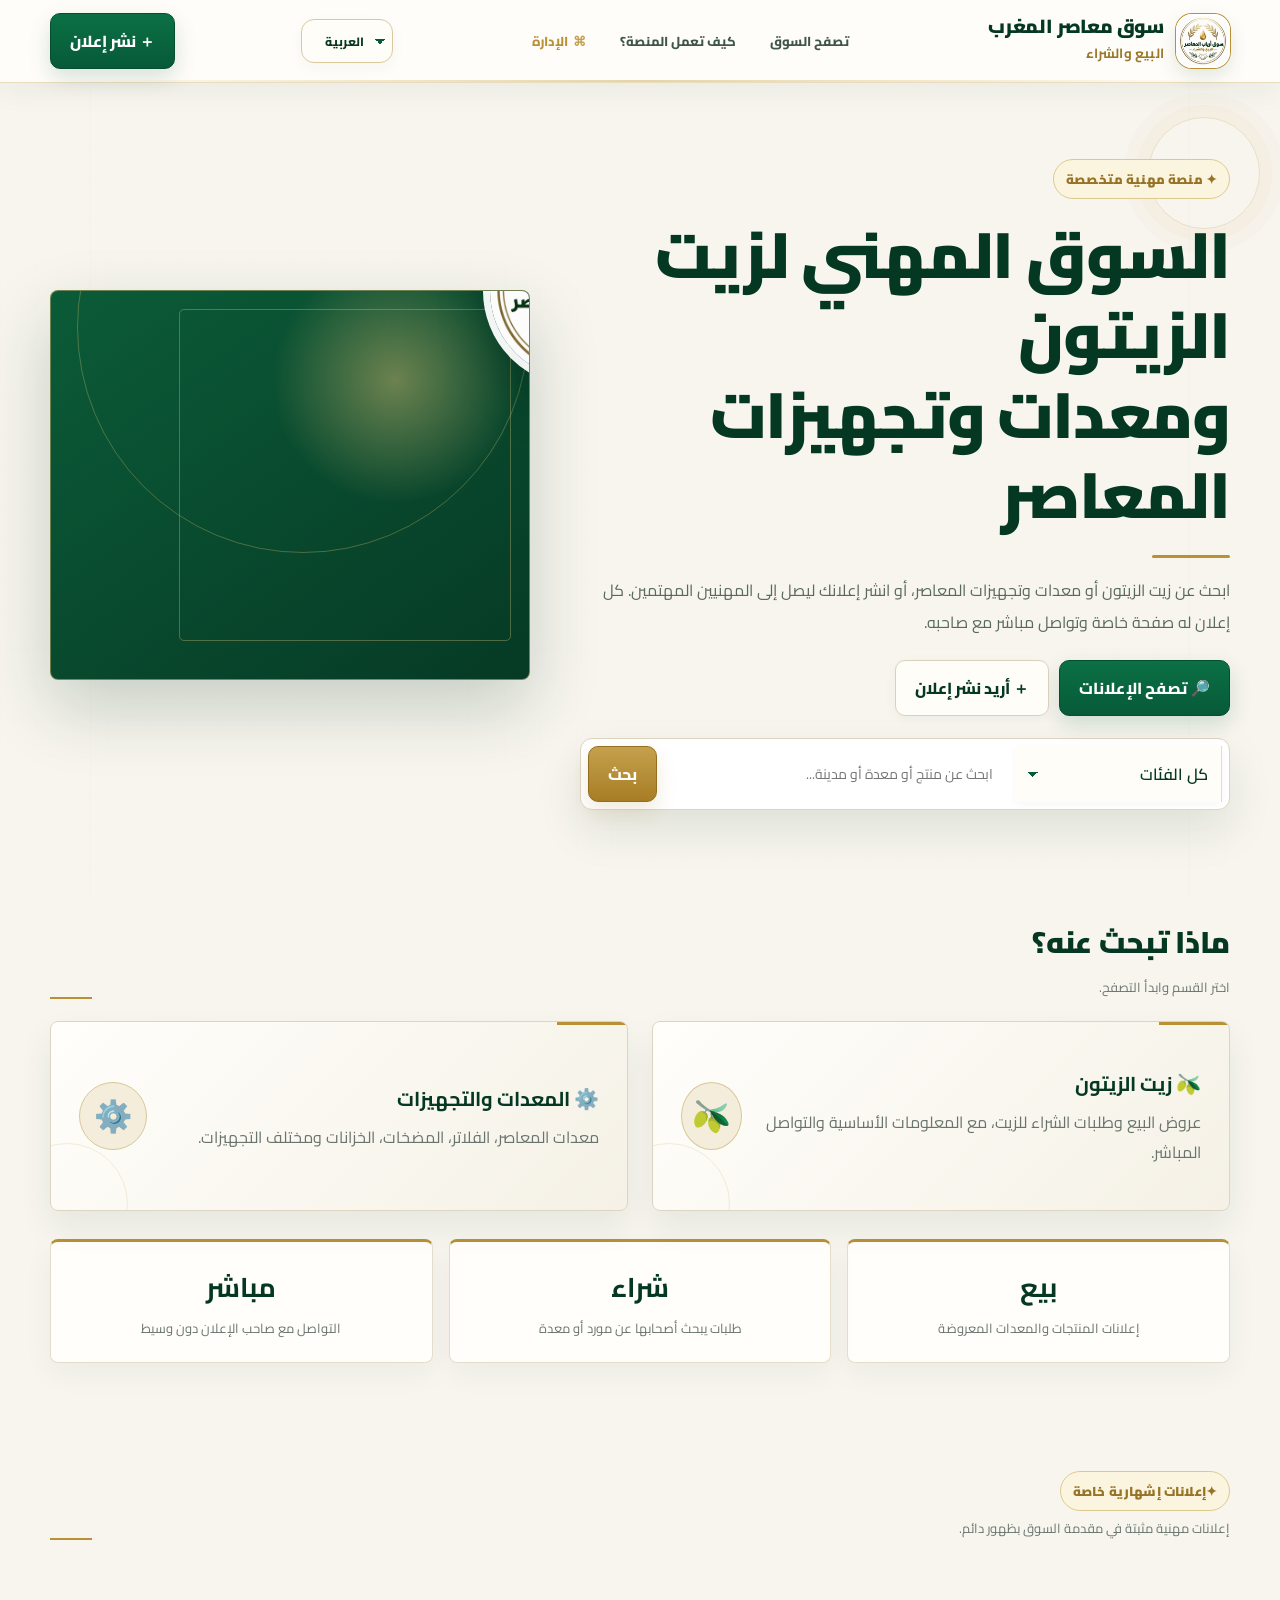
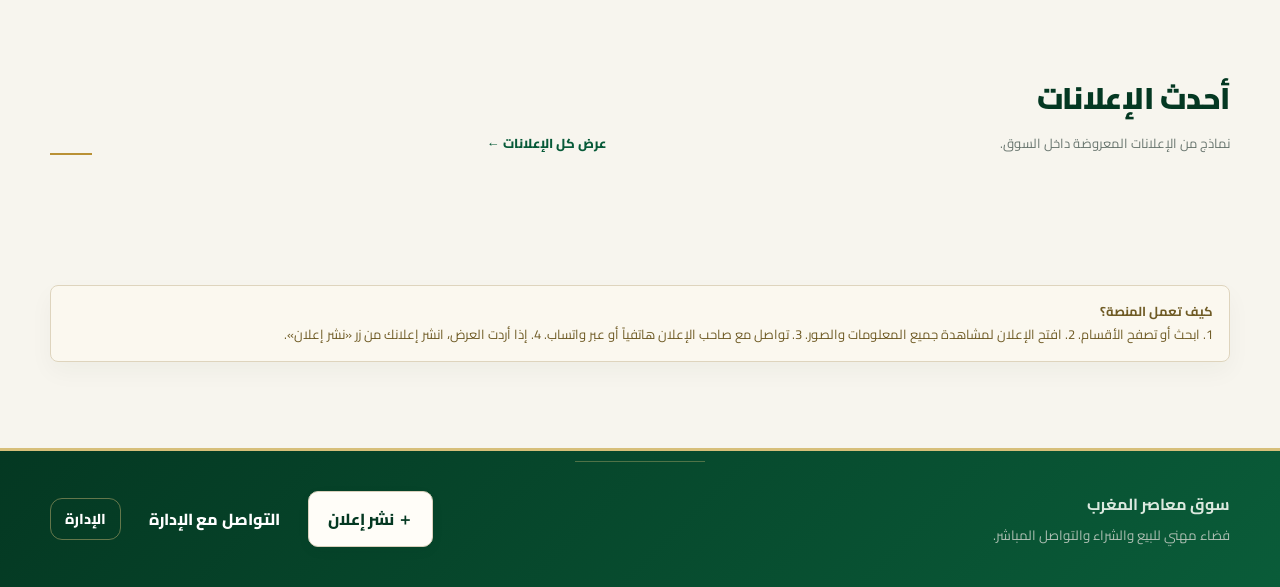
<file: index.html>
<!doctype html><html lang="ar" dir="rtl"><head><meta charset="utf-8"><meta name="viewport" content="width=device-width,initial-scale=1"><title>سوق معاصر المغرب | البيع والشراء</title><link rel="stylesheet" href="styles.css"></head><body><header class="topbar"><div class="wrap nav"><a class="brand" href="index.html"><img src="logoSAM.png" alt=""><span><b data-i18n="market">سوق معاصر المغرب</b><small data-i18n="subtitle">البيع والشراء</small></span></a><nav class="navlinks"><a href="search.html" data-i18n="marketNav">تصفح السوق</a><a href="#how" data-i18n="how">كيف تعمل المنصة؟</a><a href="admin.html" class="admin-nav-link" data-i18n="admin">الإدارة</a></nav><a class="btn primary" href="publish.html" data-i18n="publish">＋ نشر إعلان</a></div></header><main><section class="wrap hero"><div><span class="eyebrow" data-i18n="professional">✦ منصة مهنية متخصصة</span><h1 data-i18n="heroTitle">سوق مهني لمنتجات<br>ومعدات أرباب المعاصر</h1><p data-i18n="heroText">ابحث عن زيت الزيتون أو معدات وتجهيزات المعاصر، أو انشر إعلانك ليصل إلى المهنيين المهتمين. كل إعلان له صفحة خاصة وتواصل مباشر مع صاحبه.</p><div class="hero-actions"><a class="btn primary" href="search.html" data-i18n="browse">🔎 تصفح الإعلانات</a><a class="btn light" href="publish.html" data-i18n="wantPublish">＋ أريد نشر إعلان</a></div><div class="searchbox"><select id="homeCat"><option value="الكل" data-i18n="allCategories">كل الفئات</option><option value="زيت الزيتون" data-i18n="oil">🫒 زيت الزيتون</option><option value="المعدات والتجهيزات" data-i18n="equipment">⚙️ المعدات والتجهيزات</option></select><input id="homeSearch" data-i18n-placeholder="searchPlaceholder" placeholder="ابحث عن منتج أو معدة أو مدينة..."><button id="searchGo" class="btn gold" data-i18n="search">بحث</button></div></div><div class="hero-art"><img src="logoSAM.png" alt=""></div></section><section class="wrap section"><div class="section-head"><div><h2 data-i18n="what">ماذا تبحث عنه؟</h2><p data-i18n="chooseSection">اختر القسم وابدأ التصفح.</p></div></div><div class="cats"><a class="catcard" href="search.html?cat=زيت%20الزيتون"><div><h3 data-i18n="oil">🫒 زيت الزيتون</h3><p data-i18n="oilDesc">عروض البيع وطلبات الشراء للزيت، مع المعلومات الأساسية والتواصل المباشر.</p></div><div class="caticon">🫒</div></a><a class="catcard" href="search.html?cat=المعدات%20والتجهيزات"><div><h3 data-i18n="equipment">⚙️ المعدات والتجهيزات</h3><p data-i18n="equipmentDesc">معدات المعاصر، الفلاتر، المضخات، الخزانات ومختلف التجهيزات.</p></div><div class="caticon">⚙️</div></a></div><div class="stats"><div class="stat"><strong data-i18n="sale">بيع</strong><span data-i18n="saleDesc">إعلانات المنتجات والمعدات المعروضة</span></div><div class="stat"><strong data-i18n="buy">شراء</strong><span data-i18n="buyDesc">طلبات يبحث أصحابها عن مورد أو معدة</span></div><div class="stat"><strong data-i18n="direct">مباشر</strong><span data-i18n="directDesc">التواصل مع صاحب الإعلان دون وسيط</span></div></div></section><section class="wrap section sponsored-section" id="sponsoredSection"><div class="section-head"><div><span class="eyebrow">✦ <span data-i18n="sponsoredTitle">إعلانات إشهارية خاصة</span></span><p data-i18n="sponsoredDesc">إعلانات مهنية مثبتة في مقدمة السوق بظهور دائم.</p></div></div><div id="sponsoredGrid" class="grid sponsored-grid"></div></section><section id="latest" class="wrap section"><div class="section-head"><div><h2 data-i18n="latest">أحدث الإعلانات</h2><p data-i18n="latestDesc">نماذج من الإعلانات المعروضة داخل السوق.</p></div><a class="link" href="search.html" data-i18n="allAds">عرض كل الإعلانات ←</a></div><div id="homeGrid" class="grid"></div></section><section id="how" class="wrap section"><div class="notice"><b data-i18n="howWorks">كيف تعمل المنصة؟</b><br><span data-i18n="steps">1. ابحث أو تصفح الأقسام. 2. افتح الإعلان لمشاهدة جميع المعلومات والصور. 3. تواصل مع صاحب الإعلان هاتفياً أو عبر واتساب. 4. إذا أردت العرض، انشر إعلانك من زر «نشر إعلان».</span></div></section></main><footer class="footer"><div class="wrap foot"><div><b data-i18n="market">سوق معاصر المغرب</b><br><small data-i18n="footer">فضاء مهني للبيع والشراء والتواصل المباشر.</small></div><div class="footer-actions"><a class="btn light" href="publish.html" data-i18n="publish">＋ نشر إعلان</a><a class="btn footer-admin" href="contact-admin.html" data-i18n="contactAdmin">التواصل مع الإدارة</a><a class="admin-footer-link" href="admin.html" data-i18n="admin">إدارة المنصة</a></div></div></footer><script src="app.js"></script><script>Souk.initHome()</script></body></html>
</file>
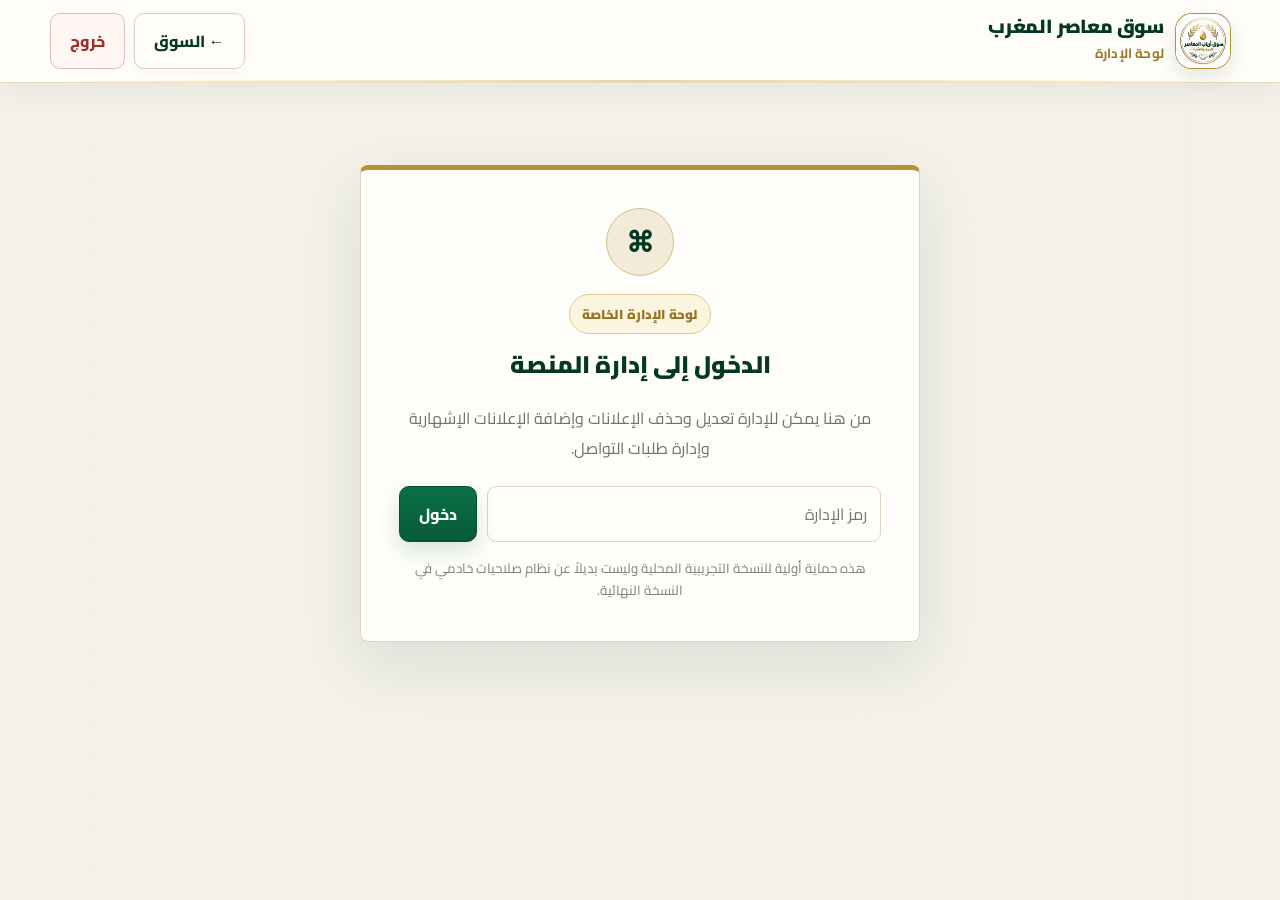
<file: admin.html>
<!doctype html><html lang="ar" dir="rtl"><head><meta charset="utf-8"><meta name="viewport" content="width=device-width,initial-scale=1"><title>إدارة المنصة | سوق معاصر المغرب</title><link rel="stylesheet" href="styles.css"></head><body class="admin-page"><header class="topbar admin-top"><div class="wrap nav"><a class="brand" href="index.html"><img src="logoSAM.png" alt=""><span><b data-i18n="market">سوق معاصر المغرب</b><small>لوحة الإدارة</small></span></a><div class="admin-top-actions"><a class="btn light" href="index.html">← السوق</a><button class="btn danger" id="adminLogout" type="button">خروج</button></div></div></header><main class="wrap admin-shell"><section id="adminLogin" class="admin-login"><div class="admin-emblem">⌘</div><span class="eyebrow">لوحة الإدارة الخاصة</span><h1>الدخول إلى إدارة المنصة</h1><p>من هنا يمكن للإدارة تعديل وحذف الإعلانات وإضافة الإعلانات الإشهارية وإدارة طلبات التواصل.</p><div class="admin-login-row"><input id="adminPin" class="field" type="password" placeholder="رمز الإدارة"><button id="adminLoginBtn" class="btn primary" type="button">دخول</button></div><small class="admin-note">هذه حماية أولية للنسخة التجريبية المحلية وليست بديلاً عن نظام صلاحيات خادمي في النسخة النهائية.</small></section><section id="adminPanel" class="admin-panel hidden"><div class="admin-heading"><div><span class="eyebrow">مركز التحكم</span><h1>إدارة سوق معاصر المغرب</h1><p>تحكم مباشر في الإعلانات، الإشهار والطلبات الواردة.</p></div><div class="admin-kpis"><div><b id="kpiAds">0</b><span>إعلانات</span></div><div><b id="kpiSponsored">0</b><span>إشهارات</span></div><div><b id="kpiRequests">0</b><span>طلبات</span></div></div></div><div class="admin-tabs"><button class="admin-tab active" data-tab="ads">الإعلانات</button><button class="admin-tab" data-tab="sponsored">الإعلانات الإشهارية</button><button class="admin-tab" data-tab="requests">التواصل مع الإدارة</button></div><section class="admin-section" data-section="ads"><div class="admin-section-head"><div><h2>إدارة الإعلانات</h2><p>يمكن تعديل أو حذف أي إعلان، أو تثبيته في المقدمة.</p></div></div><div id="adminAds" class="admin-list"></div></section><section class="admin-section hidden" data-section="sponsored"><div class="admin-section-head"><div><h2>الإعلانات الإشهارية الخاصة</h2><p>الإعلان الإشهاري المثبت يظهر في المقدمة وبشكل دائم إلى أن تقوم الإدارة بإزالته.</p></div></div><form id="sponsoredForm" class="admin-ad-form"><input type="hidden" name="id"><div><label>اسم المعلن / المؤسسة</label><input class="field" name="advertiser" required></div><div><label>عنوان الإشهار</label><input class="field" name="title" required></div><div class="full"><label>النص المختصر</label><textarea class="field" name="description" rows="3"></textarea></div><div><label>رابط الصورة (اختياري)</label><input class="field" name="image" placeholder="https://..."></div><div><label>رابط الإعلان (اختياري)</label><input class="field" name="link" placeholder="https://..."></div><div><label>الهاتف</label><input class="field" name="phone"></div><div><label>واتساب</label><input class="field" name="whatsapp"></div><div class="full admin-checks"><label><input type="checkbox" name="permanent" checked> ظهور دائم</label><label><input type="checkbox" name="featured" checked> ظهور أولاً</label></div><div class="full admin-form-actions"><button class="btn primary" type="submit">حفظ الإشهار</button><button class="btn light" id="sponsoredCancel" type="button">تفريغ النموذج</button></div></form><div id="sponsoredList" class="admin-list"></div></section><section class="admin-section hidden" data-section="requests"><div class="admin-section-head"><div><h2>طلبات التواصل</h2><p>طلبات التواصل مع الإدارة وطلبات الإشهار.</p></div></div><div id="adminRequests" class="admin-list"></div></section></section></main><script src="app.js"></script><script>Souk.initAdmin()</script></body></html>
</file>
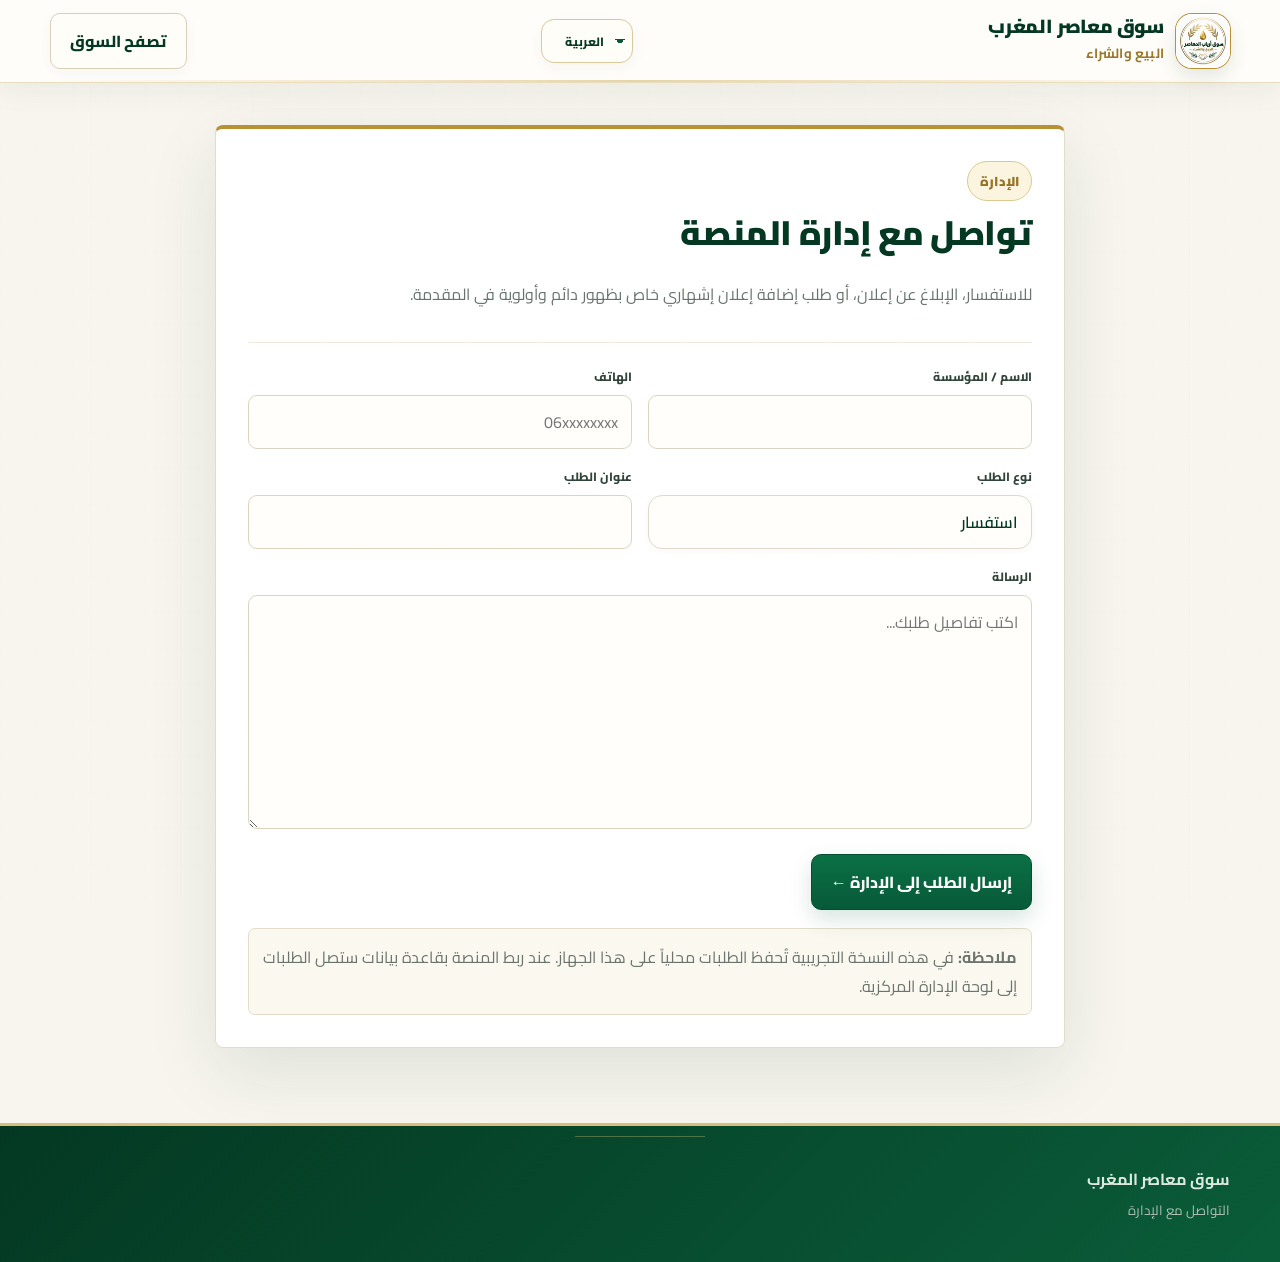
<file: contact-admin.html>
<!doctype html><html lang="ar" dir="rtl"><head><meta charset="utf-8"><meta name="viewport" content="width=device-width,initial-scale=1"><title>التواصل مع الإدارة | سوق معاصر المغرب</title><link rel="stylesheet" href="styles.css"></head><body><header class="topbar"><div class="wrap nav"><a class="brand" href="index.html"><img src="logoSAM.png" alt=""><span><b data-i18n="market">سوق معاصر المغرب</b><small data-i18n="subtitle">البيع والشراء</small></span></a><a class="btn light" href="search.html" data-i18n="browseMarket">تصفح السوق</a></div></header><main class="wrap form-shell"><div class="form-card contact-admin-card"><div class="form-title"><span class="eyebrow">الإدارة</span><h1>تواصل مع إدارة المنصة</h1><p>للاستفسار، الإبلاغ عن إعلان، أو طلب إضافة إعلان إشهاري خاص بظهور دائم وأولوية في المقدمة.</p></div><form id="contactAdminForm"><div class="form-grid"><div><label class="label">الاسم / المؤسسة</label><input class="field" required name="name"></div><div><label class="label">الهاتف</label><input class="field" required name="phone" placeholder="06xxxxxxxx"></div><div><label class="label">نوع الطلب</label><select class="field" name="type"><option value="استفسار">استفسار</option><option value="بلاغ عن إعلان">بلاغ عن إعلان</option><option value="طلب إشهار">طلب إشهار</option><option value="طلب آخر">طلب آخر</option></select></div><div><label class="label">عنوان الطلب</label><input class="field" required name="subject"></div><div class="full"><label class="label">الرسالة</label><textarea class="field" required name="message" rows="7" placeholder="اكتب تفاصيل طلبك..."></textarea></div><div class="full"><button class="btn primary" type="submit">إرسال الطلب إلى الإدارة ←</button></div></div></form><div class="contact-admin-note"><b>ملاحظة:</b> في هذه النسخة التجريبية تُحفظ الطلبات محلياً على هذا الجهاز. عند ربط المنصة بقاعدة بيانات ستصل الطلبات إلى لوحة الإدارة المركزية.</div></div></main><footer class="footer"><div class="wrap foot"><div><b data-i18n="market">سوق معاصر المغرب</b><br><small>التواصل مع الإدارة</small></div></div></footer><script src="app.js"></script><script>Souk.initContact()</script></body></html>
</file>
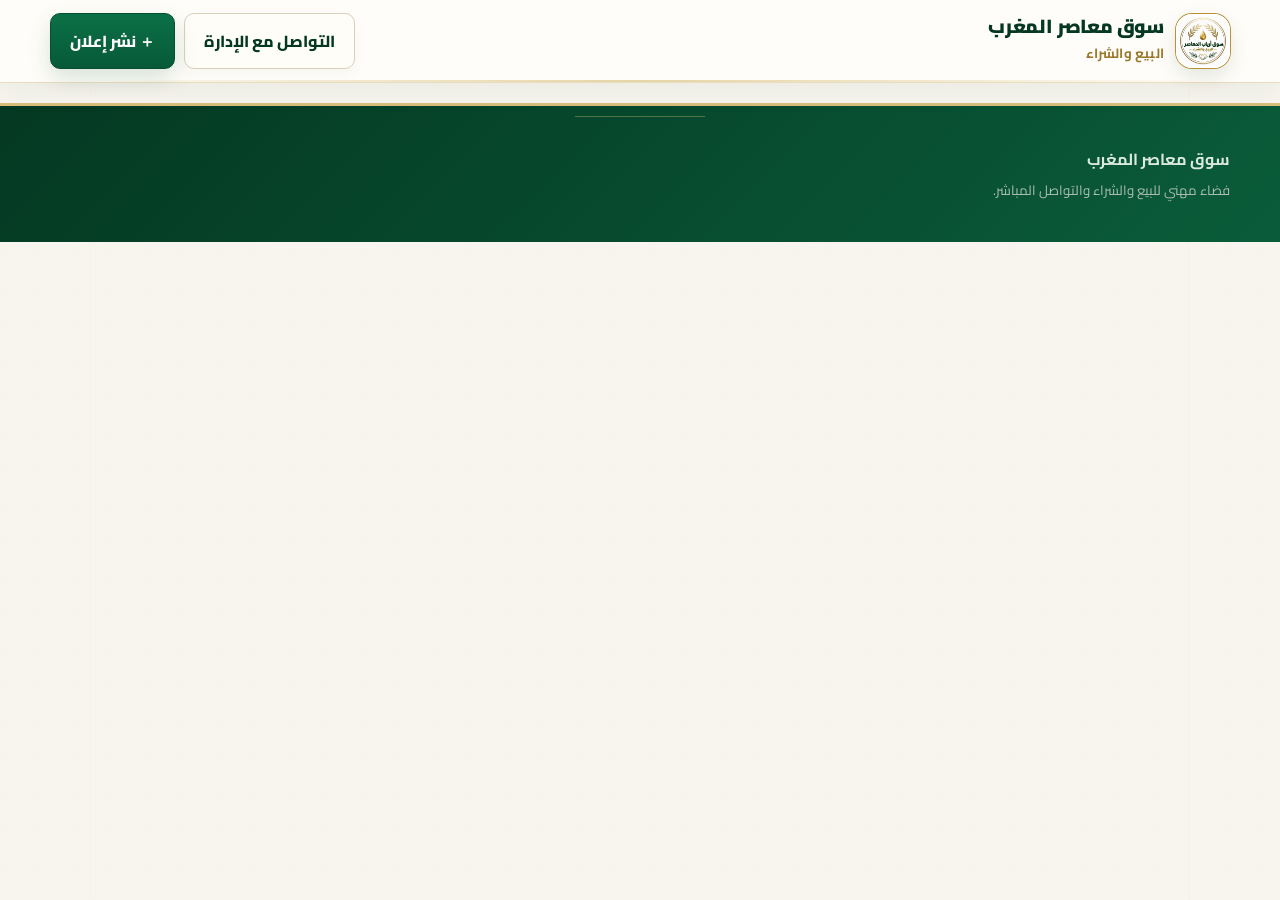
<file: listing.html>
<!doctype html><html lang="ar" dir="rtl"><head><meta charset="utf-8"><meta name="viewport" content="width=device-width,initial-scale=1"><title>تفاصيل الإعلان | سوق معاصر المغرب</title><link rel="stylesheet" href="styles.css"></head><body><header class="topbar"><div class="wrap nav"><a class="brand" href="index.html"><img src="logoSAM.png" alt=""><span><b data-i18n="market">سوق معاصر المغرب</b><small data-i18n="subtitle">البيع والشراء</small></span></a><div class="nav-actions"><a class="btn light" href="contact-admin.html">التواصل مع الإدارة</a><a class="btn primary" href="publish.html" data-i18n="publish">＋ نشر إعلان</a></div></div></header><main class="wrap" id="detail"></main><footer class="footer"><div class="wrap foot"><div><b data-i18n="market">سوق معاصر المغرب</b><br><small data-i18n="footer">فضاء مهني للبيع والشراء والتواصل المباشر.</small></div></div></footer><script src="app.js"></script><script>Souk.initDetail()</script></body></html>
</file>
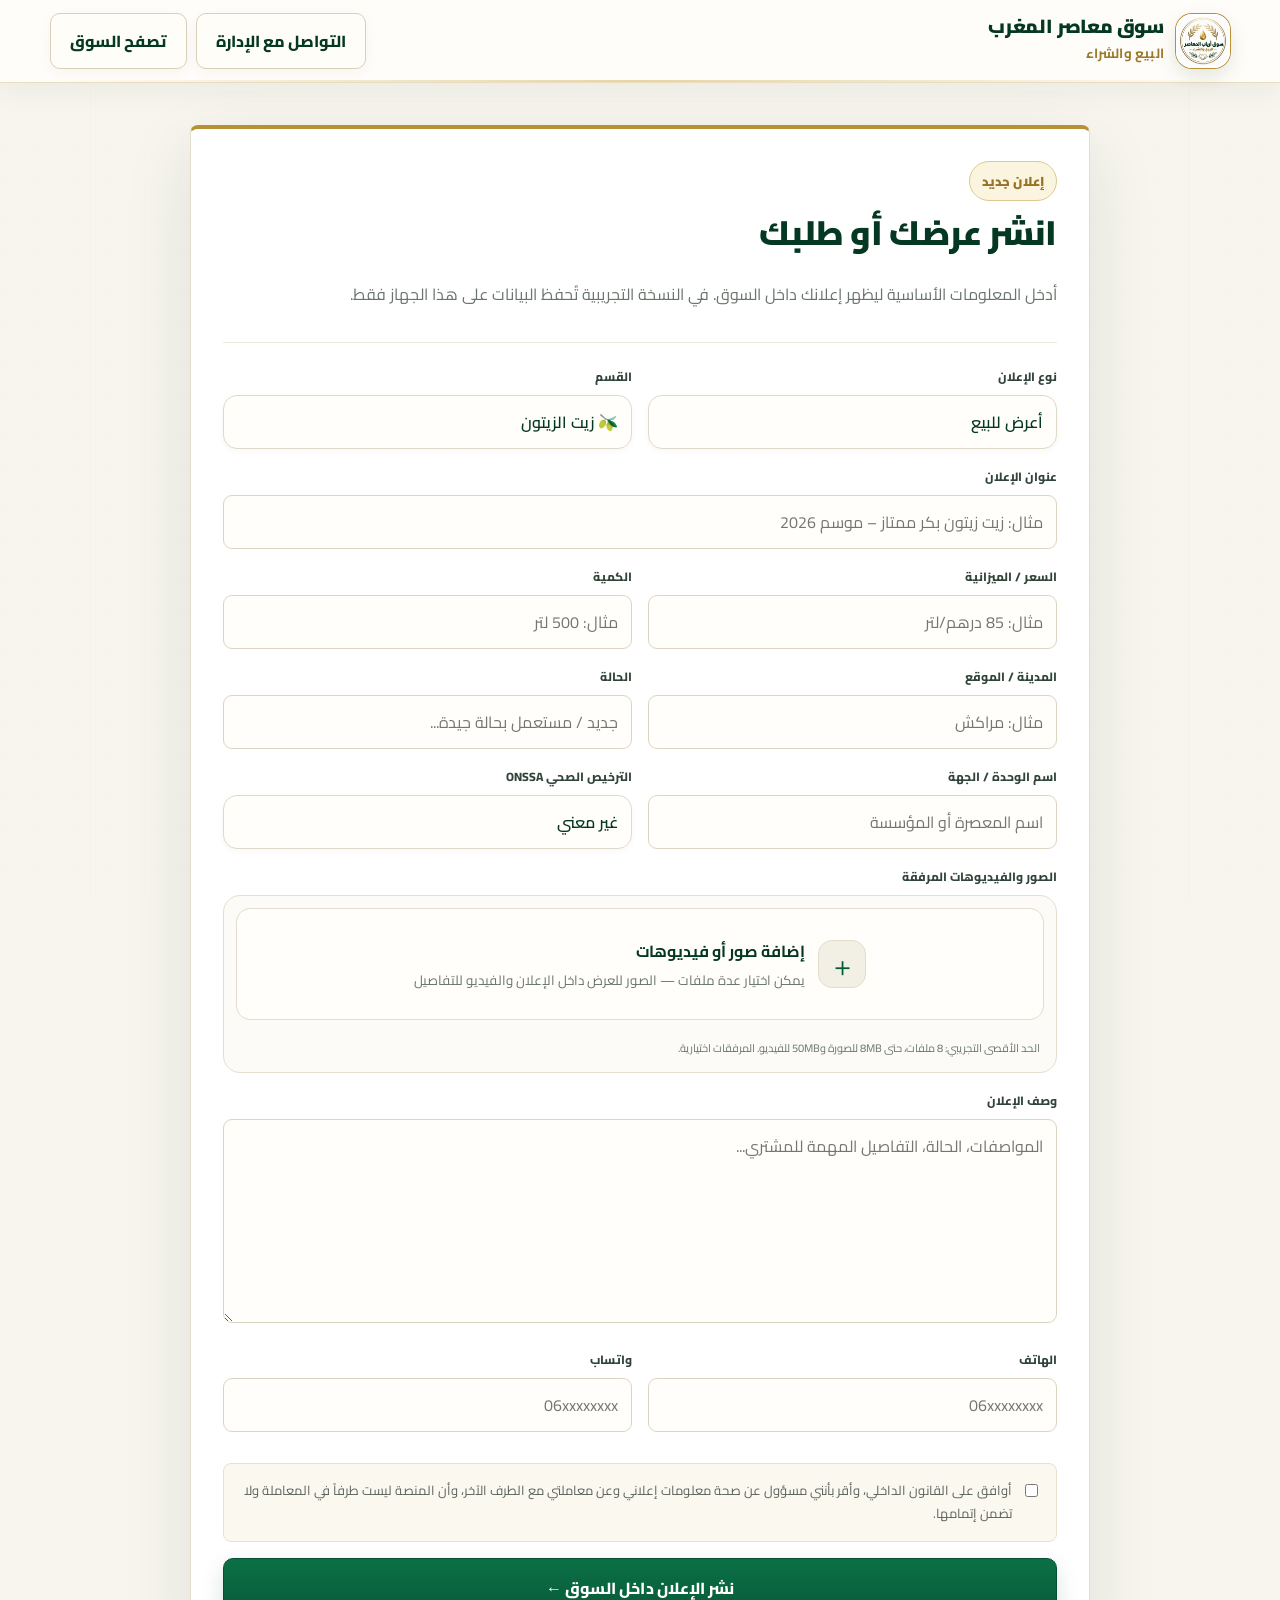
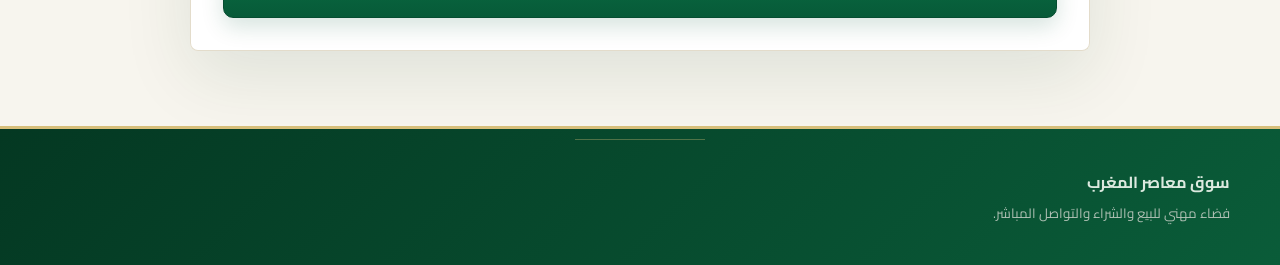
<file: publish.html>
<!doctype html><html lang="ar" dir="rtl"><head><meta charset="utf-8"><meta name="viewport" content="width=device-width,initial-scale=1"><title>نشر إعلان | سوق معاصر المغرب</title><link rel="stylesheet" href="styles.css"></head><body><header class="topbar"><div class="wrap nav"><a class="brand" href="index.html"><img src="logoSAM.png" alt=""><span><b data-i18n="market">سوق معاصر المغرب</b><small data-i18n="subtitle">البيع والشراء</small></span></a><div class="nav-actions"><a class="btn light" href="contact-admin.html">التواصل مع الإدارة</a><a class="btn light" href="search.html" data-i18n="browseMarket">تصفح السوق</a></div></div></header><main class="wrap form-shell"><div class="form-card"><div class="form-title"><span class="eyebrow" data-i18n="newAd">إعلان جديد</span><h1 data-i18n="publishTitle">انشر عرضك أو طلبك</h1><p data-i18n="publishDesc">أدخل المعلومات الأساسية ليظهر إعلانك داخل السوق. في النسخة التجريبية تُحفظ البيانات على هذا الجهاز فقط.</p></div><form id="publishForm"><div class="form-grid"><div><label class="label" data-i18n="adType">نوع الإعلان</label><select class="field" name="kind"><option value="بيع" data-i18n="offerSale">أعرض للبيع</option><option value="شراء" data-i18n="offerBuy">أبحث عن شراء</option></select></div><div><label class="label" data-i18n="section">القسم</label><select class="field" name="category"><option value="زيت الزيتون" data-i18n="oil">🫒 زيت الزيتون</option><option value="المعدات والتجهيزات" data-i18n="equipment">⚙️ المعدات والتجهيزات</option></select></div><div class="full"><label class="label" data-i18n="adTitle">عنوان الإعلان</label><input class="field" required name="title" data-i18n-placeholder="oilTitlePh" placeholder="مثال: زيت زيتون بكر ممتاز – موسم 2026"></div><div><label class="label" data-i18n="priceBudget">السعر / الميزانية</label><input class="field" name="price" data-i18n-placeholder="pricePh" placeholder="مثال: 85 درهم/لتر"></div><div><label class="label" data-i18n="quantity">الكمية</label><input class="field" name="quantity" data-i18n-placeholder="qtyPh" placeholder="مثال: 500 لتر"></div><div><label class="label" data-i18n="location">المدينة / الموقع</label><input class="field" required name="location" data-i18n-placeholder="cityPh" placeholder="مثال: مراكش"></div><div><label class="label" data-i18n="condition">الحالة</label><input class="field" name="condition" data-i18n-placeholder="newCondition" placeholder="جديد / مستعمل بحالة جيدة..."></div><div><label class="label" id="unitLabel" data-i18n="unitName">اسم الوحدة / الجهة</label><input class="field" name="unit" data-i18n-placeholder="unitPh" placeholder="اسم المعصرة أو المؤسسة"></div><div id="onssaWrap"><label class="label" data-i18n="onssa">الترخيص الصحي ONSSA</label><select class="field" name="onssa"><option value="غير معني" data-i18n="notApplicable">غير معني</option><option value="حاصل" data-i18n="obtained">حاصل</option><option value="قيد الإجراء" data-i18n="inProgress">قيد الإجراء</option></select></div><div class="full"><label class="label" data-i18n="media">الصور والفيديوهات المرفقة</label><div class="upload-box" id="uploadBox"><input id="mediaInput" class="media-input" type="file" name="media" accept="image/*,video/*" multiple><label class="upload-trigger" for="mediaInput"><span class="upload-icon">＋</span><span><b data-i18n="addMedia">إضافة صور أو فيديوهات</b><small data-i18n="mediaHelp">يمكن اختيار عدة ملفات — الصور للعرض داخل الإعلان والفيديو للتفاصيل</small></span></label><div id="mediaPreview" class="media-preview"></div><div class="upload-note" data-i18n="mediaNote">الحد الأقصى التجريبي: 8 ملفات، حتى 8MB للصورة و50MB للفيديو. المرفقات اختيارية.</div></div></div><div class="full"><label class="label" data-i18n="description">وصف الإعلان</label><textarea class="field" name="description" rows="6" data-i18n-placeholder="descriptionPh" placeholder="المواصفات، الحالة، التفاصيل المهمة للمشتري..."></textarea></div><div><label class="label" data-i18n="phone">الهاتف</label><input class="field" required name="phone" data-i18n-placeholder="phonePh" placeholder="06xxxxxxxx"></div><div><label class="label" data-i18n="whatsapp">واتساب</label><input class="field" name="whatsapp" data-i18n-placeholder="phonePh" placeholder="06xxxxxxxx"></div><div class="full"><label class="agree"><input required type="checkbox" name="agree"><span data-i18n="agree">أوافق على القانون الداخلي، وأقر بأنني مسؤول عن صحة معلومات إعلاني وعن معاملتي مع الطرف الآخر، وأن المنصة ليست طرفاً في المعاملة ولا تضمن إتمامها.</span></label></div><div class="full"><button class="btn primary" type="submit" style="width:100%;padding:14px" data-i18n="submit">نشر الإعلان داخل السوق ←</button></div></div></form></div></main><div class="modal" id="lawModal"><div class="modal-back" data-close-law></div><div class="modal-box law"><button class="modal-close" data-close-law>×</button><h2 data-i18n="lawTitle">القانون الداخلي</h2><div id="lawBody" data-i18n="lawBody"></div></div></div><footer class="footer"><div class="wrap foot"><div><b data-i18n="market">سوق معاصر المغرب</b><br><small data-i18n="footer">فضاء مهني للبيع والشراء والتواصل المباشر.</small></div></div></footer><script src="app.js"></script><script>Souk.initPublish()</script></body></html>
</file>
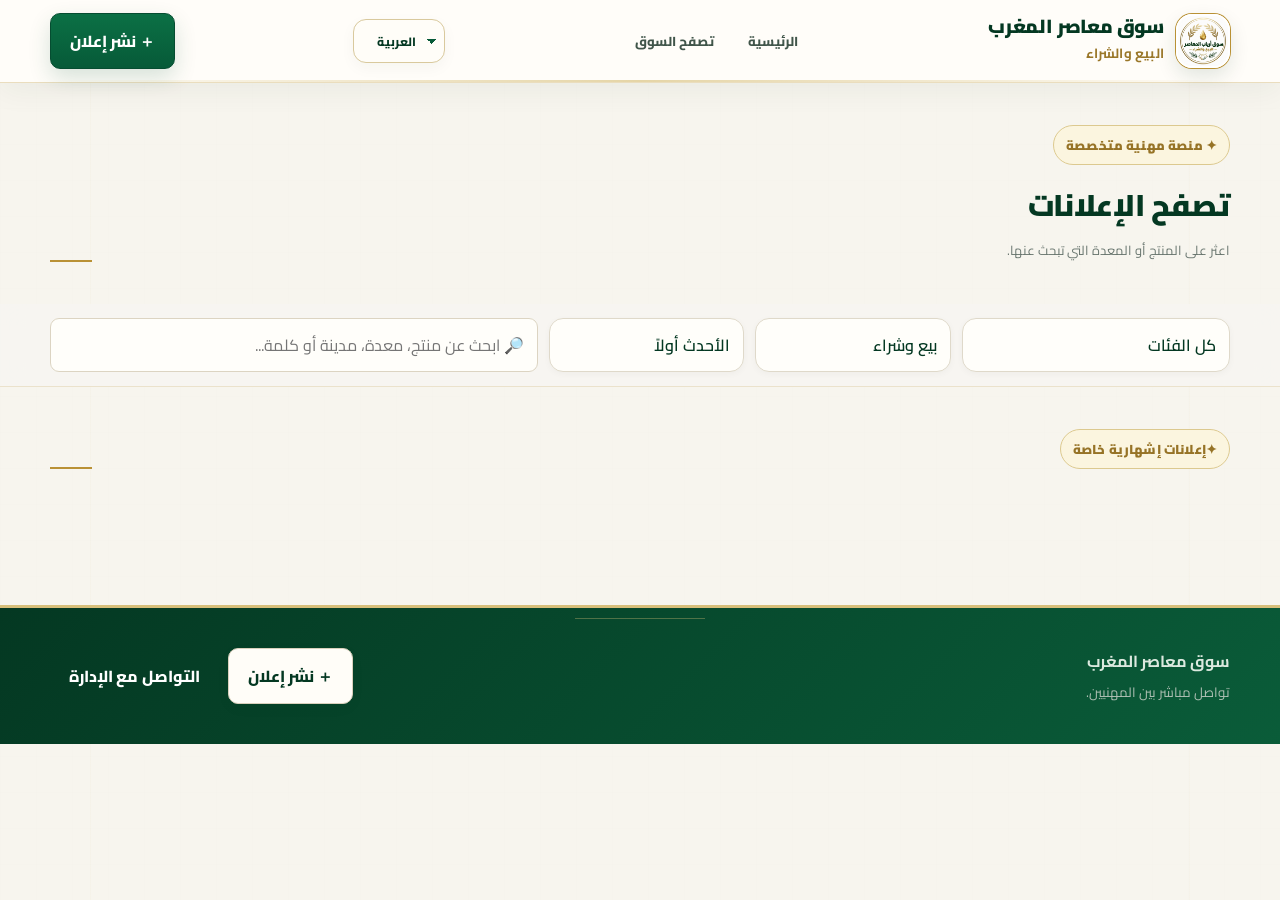
<file: search.html>
<!doctype html><html lang="ar" dir="rtl"><head><meta charset="utf-8"><meta name="viewport" content="width=device-width,initial-scale=1"><title>تصفح السوق | سوق معاصر المغرب</title><link rel="stylesheet" href="styles.css"></head><body><header class="topbar"><div class="wrap nav"><a class="brand" href="index.html"><img src="logoSAM.png" alt=""><span><b data-i18n="market">سوق معاصر المغرب</b><small data-i18n="subtitle">البيع والشراء</small></span></a><nav class="navlinks"><a href="index.html" data-i18n="home">الرئيسية</a><a href="search.html" data-i18n="marketNav">السوق</a></nav><a class="btn primary" href="publish.html" data-i18n="publish">＋ نشر إعلان</a></div></header><section class="wrap section" style="padding-bottom:20px"><div class="section-head"><div><span class="eyebrow" data-i18n="professional">السوق المهني</span><h2 style="margin-top:12px" data-i18n="marketTitle">تصفح الإعلانات</h2><p data-i18n="marketDesc">اعثر على المنتج أو المعدة التي تبحث عنها.</p></div></div></section><div class="toolbar"><div class="wrap filters"><select class="field" id="cat"><option value="الكل" data-i18n="all">كل الفئات</option><option value="زيت الزيتون" data-i18n="oil">🫒 زيت الزيتون</option><option value="المعدات والتجهيزات" data-i18n="equipment">⚙️ المعدات والتجهيزات</option></select><select class="field" id="kind"><option value="الكل" data-i18n="sellBuy">بيع وشراء</option><option value="بيع" data-i18n="forSale">للبيع</option><option value="شراء" data-i18n="wanted">طلبات الشراء</option></select><select class="field" id="sort"><option data-i18n="latestFirst">الأحدث أولاً</option></select><input class="field" id="q" data-i18n-placeholder="searchLong" placeholder="🔎 ابحث عن منتج، معدة، مدينة أو كلمة..."></div></div><main class="wrap section"><section class="sponsored-section search-sponsored"><div class="section-head"><div><span class="eyebrow">✦ <span data-i18n="sponsoredTitle">إعلانات إشهارية خاصة</span></span></div></div><div id="sponsoredGrid" class="grid sponsored-grid"></div></section><div id="grid" class="grid"></div></main><footer class="footer"><div class="wrap foot"><div><b data-i18n="market">سوق معاصر المغرب</b><br><small data-i18n="directProfessionals">تواصل مباشر بين المهنيين.</small></div><div class="footer-actions"><a class="btn light" href="publish.html" data-i18n="publish">＋ نشر إعلان</a><a class="btn footer-admin" href="contact-admin.html">التواصل مع الإدارة</a></div></div></footer><script src="app.js"></script><script>Souk.initSearch()</script></body></html>
</file>
<file: styles.css>
@import url('https://fonts.googleapis.com/css2?family=Cairo:wght@400;500;600;700;800&display=swap');
:root{--g:#07552f;--g2:#0e7040;--g3:#083d25;--gold:#b58a2a;--gold2:#d6b765;--cream:#fbfaf6;--paper:#fff;--ink:#18251e;--muted:#6d7771;--line:#e9e2d1;--soft:#f5f1e6;--danger:#a84232;--shadow:0 18px 50px rgba(13,42,27,.09)}*{box-sizing:border-box}html{scroll-behavior:smooth}body{margin:0;background:linear-gradient(180deg,#fbfaf6 0%,#f7f6f1 100%);color:var(--ink);font-family:Cairo,Arial,sans-serif}a{text-decoration:none;color:inherit}button,input,select,textarea{font:inherit}button{cursor:pointer}.wrap{width:min(1180px,calc(100% - 32px));margin:auto}.topbar{background:rgba(255,255,255,.92);border-bottom:1px solid var(--line);position:sticky;top:0;z-index:30;backdrop-filter:blur(14px)}.nav{height:78px;display:flex;align-items:center;justify-content:space-between;gap:20px}.brand{display:flex;align-items:center;gap:11px}.brand img{width:52px;height:52px;border-radius:50%;object-fit:cover;border:3px solid #fff;box-shadow:0 0 0 1px var(--gold),0 5px 14px rgba(0,0,0,.08)}.brand b{display:block;font-size:18px;color:var(--g3);line-height:1.2}.brand small{color:var(--gold);font-weight:700}.navlinks{display:flex;gap:8px;align-items:center}.navlinks a{padding:10px 14px;border-radius:12px;color:#46534c;font-weight:700}.navlinks a:hover{background:var(--soft);color:var(--g)}.btn{display:inline-flex;align-items:center;justify-content:center;gap:7px;border:0;border-radius:13px;padding:12px 18px;font-weight:800;transition:.18s;white-space:nowrap}.btn:hover{transform:translateY(-1px)}.btn.primary{background:linear-gradient(135deg,var(--g),var(--g2));color:#fff;box-shadow:0 10px 24px rgba(7,85,47,.17)}.btn.gold{background:linear-gradient(135deg,#a87917,var(--gold));color:#fff}.btn.light{background:#fff;border:1px solid var(--line);color:var(--g)}.btn.whatsapp{background:#1e9b59;color:#fff}.hero{padding:52px 0 34px;display:grid;grid-template-columns:1.15fr .85fr;gap:42px;align-items:center}.eyebrow{display:inline-flex;padding:7px 12px;border:1px solid #dcc98f;background:#fbf5df;color:#8b681d;border-radius:999px;font-weight:800;font-size:13px}.hero h1{font-size:clamp(34px,5vw,56px);line-height:1.15;margin:14px 0 15px;color:var(--g3)}.hero p{font-size:17px;line-height:1.9;color:var(--muted);max-width:680px}.hero-actions{display:flex;gap:10px;flex-wrap:wrap;margin-top:22px}.hero-art{min-height:320px;border-radius:30px;background:radial-gradient(circle at 75% 25%,#eadcae,transparent 34%),linear-gradient(145deg,#0a5430,#083c25);position:relative;overflow:hidden;box-shadow:var(--shadow)}.hero-art:before,.hero-art:after{content:"";position:absolute;border:1px solid rgba(214,183,101,.45);border-radius:50%;width:330px;height:330px;left:-90px;bottom:-120px}.hero-art:after{width:450px;height:450px;left:auto;right:-180px;top:-190px}.hero-art img{position:absolute;width:190px;height:190px;border-radius:50%;object-fit:cover;left:50%;top:50%;transform:translate(-50%,-50%);border:8px solid rgba(255,255,255,.9);box-shadow:0 18px 50px rgba(0,0,0,.25)}.searchbox{background:#fff;border:1px solid var(--line);border-radius:20px;padding:8px;display:flex;gap:8px;box-shadow:0 12px 30px rgba(13,42,27,.06);margin-top:22px}.searchbox input{border:0;outline:0;flex:1;padding:12px 14px;min-width:0;background:transparent}.searchbox select{border:0;border-right:1px solid var(--line);outline:0;padding:0 12px;color:#526058;background:#fff}.section{padding:26px 0 54px}.section-head{display:flex;align-items:end;justify-content:space-between;gap:16px;margin-bottom:18px}.section-head h2{margin:0;color:var(--g3);font-size:27px}.section-head p{margin:5px 0 0;color:var(--muted)}.cats{display:grid;grid-template-columns:repeat(2,1fr);gap:18px}.catcard{padding:26px;border:1px solid var(--line);border-radius:22px;background:#fff;box-shadow:0 10px 28px rgba(13,42,27,.05);display:flex;align-items:center;justify-content:space-between;gap:20px}.caticon{width:68px;height:68px;border-radius:20px;display:grid;place-items:center;font-size:31px;background:var(--soft);border:1px solid var(--line)}.catcard h3{margin:0 0 5px;color:var(--g3)}.catcard p{margin:0;color:var(--muted);line-height:1.7}.stats{display:grid;grid-template-columns:repeat(3,1fr);gap:14px;margin-top:25px}.stat{background:#fff;border:1px solid var(--line);border-radius:18px;padding:18px;text-align:center}.stat strong{display:block;font-size:25px;color:var(--g)}.stat span{color:var(--muted);font-size:13px}.toolbar{position:sticky;top:78px;z-index:20;background:rgba(247,246,241,.93);backdrop-filter:blur(12px);padding:14px 0;border-bottom:1px solid var(--line)}.filters{display:grid;grid-template-columns:1.1fr .8fr .8fr 2fr;gap:9px}.field{width:100%;border:1px solid var(--line);background:#fff;border-radius:12px;padding:11px 13px;outline:0;color:var(--ink)}.field:focus{border-color:var(--gold)}.grid{display:grid;grid-template-columns:repeat(4,1fr);gap:18px}.card{background:#fff;border:1px solid var(--line);border-radius:18px;overflow:hidden;box-shadow:0 10px 26px rgba(13,42,27,.055);transition:.18s}.card:hover{transform:translateY(-3px);box-shadow:0 18px 38px rgba(13,42,27,.10)}.card-image{height:205px;position:relative;background:#e9e4d7;overflow:hidden}.card-image img{width:100%;height:100%;object-fit:cover}.badge{position:absolute;top:11px;right:11px;background:#fff;border-radius:999px;padding:5px 9px;font-size:12px;font-weight:800;box-shadow:0 5px 14px rgba(0,0,0,.12)}.badge.sale{color:#08703c}.badge.buy{color:#1d5d95}.card-body{padding:15px}.card h3{margin:0 0 6px;font-size:17px;color:var(--g3);white-space:nowrap;overflow:hidden;text-overflow:ellipsis}.price{font-weight:800;color:var(--g);font-size:17px}.meta{display:flex;flex-wrap:wrap;gap:6px;color:var(--muted);font-size:12px;margin:8px 0 12px}.meta span{background:#f7f5ee;padding:4px 7px;border-radius:7px}.card-footer{display:flex;justify-content:space-between;align-items:center;border-top:1px solid #f0ede4;padding-top:11px}.card-footer small{color:var(--muted)}.link{color:var(--g);font-weight:800;font-size:13px}.empty{padding:55px 20px;text-align:center;border:1px dashed #d9cfb6;border-radius:20px;color:var(--muted);background:#fff}.empty b{display:block;color:var(--g3);margin-bottom:5px}.detail-layout{display:grid;grid-template-columns:1.05fr .95fr;gap:25px;padding:35px 0 60px}.gallery{background:#fff;border:1px solid var(--line);border-radius:22px;padding:12px}.gallery-main{height:470px;border-radius:16px;overflow:hidden;background:#eee9dd}.gallery-main img{width:100%;height:100%;object-fit:cover}.detail-box{background:#fff;border:1px solid var(--line);border-radius:22px;padding:25px;box-shadow:var(--shadow)}.detail-box h1{margin:8px 0;color:var(--g3);font-size:34px}.detail-price{font-size:28px;color:var(--g);font-weight:800;margin:10px 0}.detail-desc{line-height:2;color:#53605a}.specs{display:grid;grid-template-columns:1fr 1fr;gap:8px;margin:18px 0}.spec{background:#f8f6ef;border-radius:12px;padding:10px}.spec small{display:block;color:var(--muted);font-size:11px}.spec b{color:var(--g3)}.contact{display:grid;grid-template-columns:1fr 1fr;gap:10px;margin-top:20px}.notice{background:#fbf6e6;border:1px solid #e6d39b;color:#6f5b25;border-radius:15px;padding:14px 16px;line-height:1.8;font-size:13px}.form-shell{max-width:850px;margin:35px auto 70px}.form-card{background:#fff;border:1px solid var(--line);border-radius:24px;padding:28px;box-shadow:var(--shadow)}.form-title h1{margin:0;color:var(--g3);font-size:32px}.form-title p{color:var(--muted);line-height:1.8}.form-grid{display:grid;grid-template-columns:1fr 1fr;gap:14px}.full{grid-column:1/-1}.label{display:block;font-weight:800;color:#34433b;font-size:13px;margin:0 0 6px}.agree{display:flex;gap:9px;align-items:flex-start;background:#faf8f0;padding:13px;border-radius:12px;margin-top:15px;color:#59635e;font-size:13px;line-height:1.8}.agree input{margin-top:5px}.modal{display:none;position:fixed;inset:0;z-index:100}.modal.open{display:block}.modal-back{position:absolute;inset:0;background:rgba(6,24,16,.62);backdrop-filter:blur(4px)}.modal-box{position:relative;width:min(760px,calc(100% - 26px));max-height:86vh;overflow:auto;margin:7vh auto;background:#fff;border-radius:22px;padding:28px;box-shadow:0 30px 80px rgba(0,0,0,.28)}.modal-close{position:absolute;top:12px;left:12px;border:0;background:#f1eee4;border-radius:50%;width:36px;height:36px;font-size:22px}.law h2{color:var(--g3)}.law li{margin:9px 0;line-height:1.8}.footer{margin-top:20px;background:#073b24;color:#dce9df;padding:34px 0}.footer .foot{display:flex;justify-content:space-between;gap:20px;align-items:center}.footer small{color:#aebfb3}.hidden{display:none!important}@media(max-width:980px){.grid{grid-template-columns:repeat(3,1fr)}.hero{grid-template-columns:1fr}.hero-art{min-height:260px}.filters{grid-template-columns:1fr 1fr}.filters .wide{grid-column:1/-1}.detail-layout{grid-template-columns:1fr}.cats{grid-template-columns:1fr}}@media(max-width:700px){.wrap{width:min(100% - 22px,1180px)}.nav{height:68px}.navlinks{display:none}.brand img{width:46px;height:46px}.brand b{font-size:15px}.brand small{font-size:11px}.hero{padding:34px 0 22px}.hero h1{font-size:35px}.hero p{font-size:15px}.hero-art{min-height:230px}.hero-art img{width:135px;height:135px}.stats{grid-template-columns:1fr}.grid{grid-template-columns:1fr 1fr;gap:12px}.card-image{height:160px}.section{padding-bottom:38px}.toolbar{top:68px}.filters{grid-template-columns:1fr 1fr}.filters .wide{grid-column:1/-1}.detail-layout{padding-top:18px}.gallery-main{height:310px}.detail-box h1{font-size:27px}.contact{grid-template-columns:1fr}.form-grid{grid-template-columns:1fr}.full{grid-column:auto}.footer .foot{flex-direction:column;text-align:center}}@media(max-width:470px){.grid{grid-template-columns:1fr}.card-image{height:205px}.hero-actions .btn{width:100%}.cats{gap:12px}.catcard{padding:18px}.caticon{width:55px;height:55px;font-size:25px}}
/* Media upload + mobile refinements */
.upload-box{border:1.5px dashed #cfc4a6;border-radius:18px;background:#fcfbf6;padding:12px}.media-input{position:absolute;opacity:0;width:1px;height:1px}.upload-trigger{min-height:112px;border-radius:14px;background:#fff;border:1px solid var(--line);display:flex;align-items:center;justify-content:center;gap:13px;text-align:right;padding:16px;cursor:pointer;color:var(--g3)}.upload-trigger:hover{border-color:var(--gold);background:#fffdf7}.upload-icon{width:48px;height:48px;border-radius:14px;display:grid;place-items:center;background:var(--soft);border:1px solid var(--line);font-size:27px;color:var(--g)}.upload-trigger b{display:block}.upload-trigger small{display:block;color:var(--muted);margin-top:4px;line-height:1.6}.upload-note{font-size:11px;color:var(--muted);padding:8px 4px 2px}.media-preview{display:grid;grid-template-columns:repeat(4,1fr);gap:9px;margin-top:10px}.upload-item{position:relative;overflow:hidden;border-radius:13px;background:#eee9dd;border:1px solid var(--line);aspect-ratio:1/1}.upload-item img,.upload-item video{width:100%;height:100%;object-fit:cover;display:block}.upload-item-info{position:absolute;right:5px;left:5px;bottom:5px;background:rgba(7,61,37,.86);color:#fff;border-radius:8px;padding:4px 7px;font-size:10px;white-space:nowrap;overflow:hidden;text-overflow:ellipsis}.remove-media{position:absolute;top:5px;left:5px;width:30px;height:30px;border:0;border-radius:50%;background:rgba(255,255,255,.94);color:#9a3025;font-size:20px;line-height:1}.media-count{position:absolute;left:10px;bottom:10px;background:rgba(7,61,37,.9);color:#fff;border-radius:999px;padding:4px 8px;font-size:11px;font-weight:800}.card-image video{width:100%;height:100%;object-fit:cover;display:block}.gallery-thumbs{display:grid;grid-template-columns:repeat(6,1fr);gap:8px;margin-top:9px}.thumb{border:2px solid transparent;background:#f4f1e8;border-radius:11px;overflow:hidden;padding:0;aspect-ratio:1/1;position:relative}.thumb.active{border-color:var(--gold)}.thumb img{width:100%;height:100%;object-fit:cover}.thumb span{display:grid;place-items:center;width:100%;height:100%;font-size:24px;color:var(--g)}.gallery-media{width:100%;height:100%;object-fit:contain;display:block;background:#eee9dd}.gallery-main{display:grid;place-items:center}
@media(max-width:700px){.wrap{width:calc(100% - 18px)}.topbar .nav{gap:8px}.topbar .btn{padding:9px 11px;font-size:12px}.hero{gap:20px}.hero h1{font-size:30px}.hero-art{min-height:190px;border-radius:22px}.hero-art img{width:110px;height:110px}.searchbox{display:grid;grid-template-columns:1fr auto;border-radius:16px}.searchbox select{grid-column:1/-1;border:1px solid var(--line);border-radius:10px;padding:10px}.searchbox input{border:1px solid var(--line);border-radius:10px;min-width:0}.searchbox .btn{padding:10px 12px}.section-head{align-items:flex-start}.section-head h2{font-size:23px}.cats{grid-template-columns:1fr}.catcard{min-height:110px}.filters{grid-template-columns:1fr 1fr}.filters .field{min-width:0;font-size:13px;padding:10px}.filters #q{grid-column:1/-1}.toolbar{top:68px}.detail-layout{gap:12px}.gallery{padding:7px;border-radius:17px}.gallery-main{height:300px;border-radius:12px}.gallery-thumbs{grid-template-columns:repeat(5,1fr);gap:6px}.detail-box{padding:17px;border-radius:17px}.detail-box h1{font-size:24px;line-height:1.45}.detail-price{font-size:23px}.specs{grid-template-columns:1fr 1fr}.form-shell{margin-top:18px}.form-card{padding:17px;border-radius:18px}.form-title h1{font-size:26px}.form-grid{gap:11px}.upload-trigger{min-height:96px}.media-preview{grid-template-columns:repeat(3,1fr)}.upload-item-info{font-size:9px}.footer{padding:26px 0}}
@media(max-width:430px){.brand span{max-width:125px}.brand b{font-size:13px}.brand small{font-size:10px}.topbar .btn{font-size:11px}.grid{grid-template-columns:1fr}.card-image{height:220px}.filters{grid-template-columns:1fr}.filters #q{grid-column:auto}.media-preview{grid-template-columns:repeat(2,1fr)}.gallery-main{height:260px}.gallery-thumbs{grid-template-columns:repeat(4,1fr)}}
/* V3.1 — mobile-first gallery and layout corrections */
.gallery-main{position:relative;min-width:0;touch-action:pan-y;overflow:hidden}
.gallery-media{max-width:100%;max-height:100%;object-fit:contain}
.gallery-nav{position:absolute;z-index:3;top:50%;transform:translateY(-50%);width:42px;height:42px;border:0;border-radius:50%;background:rgba(255,255,255,.92);color:var(--g3);font-size:31px;line-height:1;display:grid;place-items:center;box-shadow:0 6px 20px rgba(0,0,0,.15)}
.gallery-nav.prev{right:12px}.gallery-nav.next{left:12px}.gallery-nav.hidden{display:none}
.gallery-thumbs{overflow-x:auto;scrollbar-width:thin;padding-bottom:2px}
.thumb{min-width:0}
@media(max-width:700px){
  html,body{max-width:100%;overflow-x:hidden}
  .nav{height:64px}
  .topbar .nav{width:calc(100% - 14px)}
  .brand{min-width:0;gap:7px}.brand img{width:42px;height:42px}.brand span{min-width:0}.brand b{white-space:nowrap;overflow:hidden;text-overflow:ellipsis}
  .topbar .btn{max-width:128px;overflow:hidden;text-overflow:ellipsis}
  .detail-layout{grid-template-columns:1fr;display:grid;width:100%;padding:14px 0 35px;gap:12px}
  .gallery{width:100%;padding:6px;border-radius:16px}
  .gallery-main{height:clamp(240px,68vw,340px);border-radius:11px}
  .gallery-media{width:100%;height:100%;object-fit:contain}
  .gallery-nav{width:38px;height:38px;font-size:28px}.gallery-nav.prev{right:8px}.gallery-nav.next{left:8px}
  .gallery-thumbs{display:flex;gap:7px;margin-top:7px;overflow-x:auto;scroll-snap-type:x proximity}
  .thumb{flex:0 0 62px;height:62px;scroll-snap-align:start}
  .detail-box{width:100%;min-width:0;padding:15px;border-radius:16px;overflow-wrap:anywhere}
  .detail-box h1{font-size:22px;line-height:1.45;word-break:break-word}
  .detail-price{font-size:21px}
  .specs{grid-template-columns:1fr 1fr;min-width:0}.spec{min-width:0;overflow:hidden}.spec b{display:block;overflow-wrap:anywhere}
  .contact{grid-template-columns:1fr 1fr}.contact .btn{min-width:0;padding:11px 8px}
  .detail-desc{font-size:14px;line-height:1.9;overflow-wrap:anywhere}
  .section{padding-top:18px}
  .form-shell{width:calc(100% - 14px)}
  .form-card{padding:14px}.form-title h1{font-size:24px;line-height:1.4}
  .upload-trigger{width:100%;padding:13px}.media-preview{grid-template-columns:repeat(2,minmax(0,1fr));width:100%}
}
@media(max-width:430px){
  .wrap{width:calc(100% - 14px)}
  .brand b{font-size:12px}.brand small{font-size:9px}
  .topbar .btn{font-size:10px;padding:8px 9px;max-width:112px}
  .gallery-main{height:250px}
  .gallery-nav{width:35px;height:35px;font-size:25px}
  .specs{grid-template-columns:1fr}
  .contact{grid-template-columns:1fr 1fr}
}
/* Detail page — final mobile gallery correction */
.gallery-main{position:relative;display:flex;align-items:center;justify-content:center;min-width:0;overflow:hidden}
.gallery-stage{width:100%;height:100%;display:flex;align-items:center;justify-content:center;min-width:0;overflow:hidden}
.gallery-stage .gallery-media{width:100%;height:100%;max-width:100%;max-height:100%;object-fit:contain;display:block}
.gallery-stage video.gallery-media{background:#111}
@media(max-width:700px){
  .detail-layout{width:100%;grid-template-columns:minmax(0,1fr);overflow:hidden}
  .gallery,.detail-box{min-width:0;max-width:100%}
  .gallery-main{width:100%;height:clamp(230px,70vw,320px)}
  .gallery-stage{width:100%;height:100%;min-width:0}
  .gallery-stage .gallery-media{width:100%;height:100%;object-fit:contain}
  .gallery-thumbs{width:100%;max-width:100%;display:flex;flex-wrap:nowrap;overflow-x:auto;overscroll-behavior-x:contain;-webkit-overflow-scrolling:touch}
  .thumb{flex:0 0 62px}
  .detail-box{overflow:hidden}
  .detail-box h1,.detail-desc,.spec b{overflow-wrap:anywhere;word-break:break-word}
}
@media(max-width:430px){
  .gallery-main{height:clamp(220px,72vw,285px)}
  .thumb{flex-basis:58px;height:58px}
  .detail-box{padding:14px}
}
/* Multilingual navigation + owner controls */
.language-select{appearance:none;border:1px solid rgba(181,138,42,.55);background:#fffdf7;color:var(--g3);border-radius:12px;padding:9px 28px 9px 10px;font:inherit;font-size:12px;font-weight:800;min-width:92px;cursor:pointer;background-image:linear-gradient(45deg,transparent 50%,var(--g) 50%),linear-gradient(135deg,var(--g) 50%,transparent 50%);background-position:calc(100% - 12px) 50%,calc(100% - 7px) 50%;background-size:5px 5px,5px 5px;background-repeat:no-repeat}
.owner-actions{margin-top:10px}.btn.danger{background:#fff0ee;color:#9b3026;border:1px solid #e9b6af}.btn.danger:hover{background:#ffe6e2}
@media(max-width:700px){.language-select{min-width:78px;font-size:11px;padding:8px 23px 8px 7px}.topbar .nav{flex-wrap:nowrap}.topbar .nav .language-select{flex:0 0 auto}.topbar .nav>.btn{flex:0 1 auto}.owner-actions{grid-template-columns:1fr 1fr}}
@media(max-width:430px){.language-select{min-width:70px;font-size:10px}.topbar .nav>.btn{max-width:105px}.brand span{max-width:105px}}
/* Harmonised native dropdowns */
select.field,.searchbox select,.filters select{
  appearance:none;-webkit-appearance:none;
  background-color:#fffdf8;
  background-image:linear-gradient(45deg,transparent 50%,var(--g) 50%),linear-gradient(135deg,var(--g) 50%,transparent 50%);
  background-position:calc(100% - 18px) 50%,calc(100% - 13px) 50%;
  background-size:5px 5px,5px 5px;background-repeat:no-repeat;
  padding-inline-end:34px;cursor:pointer;
  font-weight:600;color:var(--g3);
  box-shadow:0 2px 7px rgba(13,42,27,.035);
  transition:border-color .18s,box-shadow .18s,background-color .18s;
}
select.field:hover,.searchbox select:hover,.filters select:hover{border-color:rgba(181,138,42,.7);background-color:#fffefa}
select.field:focus,.searchbox select:focus,.filters select:focus{border-color:var(--gold);box-shadow:0 0 0 3px rgba(181,138,42,.12)}
select.field option{background:#fff;color:var(--ink);font-weight:500;padding:10px}
html[dir="rtl"] select.field,html[dir="rtl"] .searchbox select,html[dir="rtl"] .filters select{background-position:calc(0% + 13px) 50%,calc(0% + 18px) 50%;padding-left:34px;padding-right:13px}
@media(max-width:700px){select.field,.searchbox select,.filters select{min-height:46px;border-radius:13px}}

/* V3.5 — Morocco Olive Mill Market / institutional visual refresh */
:root{
  --g:#0b5b38;--g2:#137449;--g3:#063d27;
  --gold:#b58a2a;--gold2:#d8bd72;--cream:#f8f6ef;
  --paper:#fff;--ink:#17251e;--muted:#68746d;--line:#e6e0d2;
  --soft:#f2efe5;--shadow:0 18px 55px rgba(8,55,35,.09)
}
body{background:radial-gradient(circle at 8% 0%,rgba(216,189,114,.12),transparent 28%),linear-gradient(180deg,#fbfaf6 0%,#f5f5f0 100%);font-family:Cairo,Arial,sans-serif}
body:before{content:"";position:fixed;inset:0;pointer-events:none;opacity:.22;background-image:linear-gradient(rgba(7,61,39,.025) 1px,transparent 1px),linear-gradient(90deg,rgba(7,61,39,.025) 1px,transparent 1px);background-size:36px 36px;z-index:-1}
.topbar{background:rgba(255,255,255,.94);border-bottom:1px solid rgba(181,138,42,.22);box-shadow:0 4px 22px rgba(8,55,35,.045)}
.nav{height:82px}
.brand{gap:12px}
.brand img{width:54px;height:54px;border:2px solid #fff;box-shadow:0 0 0 1px var(--gold),0 8px 20px rgba(8,55,35,.13)}
.brand b{font-size:19px;letter-spacing:-.2px}
.brand small{color:#9b761f;letter-spacing:.2px}
.navlinks a{font-size:13px;border:1px solid transparent}
.navlinks a:hover{border-color:var(--line);background:#fbfaf5}
.btn{border-radius:14px;padding:12px 19px;box-shadow:none}
.btn.primary{background:linear-gradient(135deg,#075b37,#13804d);box-shadow:0 9px 22px rgba(7,91,55,.16)}
.btn.light{background:rgba(255,255,255,.9);border-color:#ddd6c5;box-shadow:0 4px 14px rgba(8,55,35,.04)}
.btn.gold{background:linear-gradient(135deg,#9d761d,#c29a3a)}
.hero{padding:62px 0 42px;gap:50px}
.hero h1{font-size:clamp(36px,5vw,58px);letter-spacing:-1.2px}
.hero p{font-size:16px;max-width:650px}
.hero-art{min-height:350px;border-radius:34px;background:radial-gradient(circle at 72% 23%,rgba(216,189,114,.48),transparent 27%),linear-gradient(145deg,#0b5b38,#063a25);box-shadow:0 25px 70px rgba(6,61,39,.18)}
.hero-art:before,.hero-art:after{border-color:rgba(216,189,114,.32)}
.hero-art img{width:205px;height:205px;border:7px solid rgba(255,255,255,.94)}
.searchbox{border-radius:22px;padding:7px;box-shadow:0 16px 36px rgba(8,55,35,.08);border-color:#e4ddce}
.searchbox input{font-size:14px}
.section{padding:34px 0 58px}
.section-head{margin-bottom:22px}
.section-head h2{font-size:29px;letter-spacing:-.3px}
.section-head p{font-size:13px}
.cats{gap:20px}
.catcard{border-radius:24px;padding:28px;background:linear-gradient(145deg,#fff,#fbfaf5);box-shadow:0 12px 32px rgba(8,55,35,.055);position:relative;overflow:hidden}
.catcard:after{content:"";position:absolute;width:120px;height:120px;border-radius:50%;border:1px solid rgba(181,138,42,.15);left:-45px;bottom:-55px}
.catcard:hover{transform:translateY(-3px);border-color:#d8c99f;box-shadow:0 20px 42px rgba(8,55,35,.09)}
.caticon{width:72px;height:72px;border-radius:22px;background:linear-gradient(145deg,#f8f3e3,#eee9d9);border-color:#e1d7bb}
.stats{gap:16px}
.stat{border-radius:20px;padding:20px;background:rgba(255,255,255,.86);box-shadow:0 8px 25px rgba(8,55,35,.035)}
.stat strong{font-size:27px}
.toolbar{top:82px;background:rgba(247,246,241,.9);border-bottom-color:rgba(181,138,42,.18)}
.filters{gap:11px}
.field,select.field{border-radius:14px;border-color:#dfd9ca;background:#fffefa;min-height:46px}
.field:focus,select.field:focus{box-shadow:0 0 0 4px rgba(181,138,42,.10);border-color:var(--gold)}
.grid{gap:20px}
.card{border-radius:21px;box-shadow:0 12px 30px rgba(8,55,35,.055);border-color:#e5dfd1}
.card:hover{transform:translateY(-4px);box-shadow:0 22px 45px rgba(8,55,35,.11)}
.card-image{height:215px;background:linear-gradient(145deg,#eee9dc,#e5e0d1)}
.badge{top:12px;right:12px;padding:6px 10px}
.card-body{padding:17px}
.card h3{font-size:16px}
.price{font-size:18px}
.detail-layout{padding:40px 0 70px;gap:28px}
.gallery,.detail-box,.form-card{border-radius:25px;border-color:#e3dccb;box-shadow:var(--shadow)}
.gallery{padding:13px;background:rgba(255,255,255,.9)}
.gallery-main{border-radius:18px;background:linear-gradient(145deg,#f0ede4,#e5e1d5)}
.detail-box{padding:29px;background:rgba(255,255,255,.94)}
.detail-box h1{font-size:35px;letter-spacing:-.5px}
.detail-price{font-size:30px}
.spec{border:1px solid #e8e1d2;background:#faf8f2;border-radius:14px;padding:12px}
.contact .btn{min-height:48px}
.form-shell{max-width:900px;margin:42px auto 75px}
.form-card{padding:32px;background:rgba(255,255,255,.95)}
.form-title{padding-bottom:17px;border-bottom:1px solid #eee9dd;margin-bottom:22px}
.form-title h1{font-size:34px;letter-spacing:-.4px}
.form-grid{gap:16px}
.label{font-size:12px;color:#31443a;margin-bottom:7px}
.agree{border:1px solid #e9e1cd;background:#fbf8ef;border-radius:15px;padding:15px}
.upload-box{border:1px solid #e5dece;border-radius:17px;padding:12px;background:#fcfbf7}
.upload-trigger{border-radius:14px;background:#fffefb}
.modal-box{border:1px solid #e0d7c3;border-radius:25px;box-shadow:0 30px 90px rgba(0,0,0,.24)}
.law h2{border-bottom:1px solid #eee7d8;padding-bottom:12px;margin-bottom:15px}
.footer{background:linear-gradient(135deg,#063a25,#0b5b38);padding:38px 0;border-top:3px solid rgba(216,189,114,.42)}
.footer .btn.light{color:var(--g3)}
.language-select{height:44px;border-radius:13px;border-color:#d9c99d;background-color:#fffdf8;box-shadow:0 5px 15px rgba(8,55,35,.04)}
.owner-actions{border-top:1px solid #eee8da;padding-top:10px}
.btn.danger{border-color:#e7b9b0;background:#fff5f3}

/* Make the internal-rules link unmistakably clickable */
#lawLink{cursor:pointer;text-decoration:underline;text-underline-offset:3px}

@media(max-width:980px){.hero{gap:28px}.grid{grid-template-columns:repeat(3,1fr)}}
@media(max-width:700px){
  .nav{height:70px}.brand img{width:45px;height:45px}.brand b{font-size:14px}
  .hero{padding:38px 0 26px}.hero h1{font-size:31px}.hero-art{min-height:230px;border-radius:25px}.hero-art img{width:135px;height:135px}
  .section{padding:26px 0 42px}.section-head h2{font-size:24px}
  .catcard{padding:20px;border-radius:20px}.stats{gap:10px}
  .toolbar{top:70px}.filters{gap:8px}.filters .field{min-height:44px}
  .card{border-radius:18px}.card-image{height:170px}
  .detail-layout{padding:18px 0 40px}.gallery,.detail-box,.form-card{border-radius:19px}.detail-box{padding:18px}.detail-box h1{font-size:24px}.detail-price{font-size:24px}
  .form-shell{margin-top:22px}.form-card{padding:18px}.form-title h1{font-size:27px}
  .footer{padding:30px 0}
}
@media(max-width:470px){
  .grid{grid-template-columns:1fr}.card-image{height:210px}.hero h1{font-size:29px}.hero-art{min-height:205px}
  .language-select{min-width:68px}.topbar .nav>.btn{max-width:106px}
}

/* V4 — institutional upgrade inspired by a refined school / institution identity */
:root{--ink:#183228;--g:#075a38;--g2:#0c7046;--g3:#043822;--gold:#b99135;--gold2:#d7bf7a;--cream:#f6f1e5;--paper:#fffdf8;--line:#e4ddcc;--shadow:0 22px 60px rgba(5,55,34,.10)}
body{background:#f7f5ee;color:var(--ink)}
body:after{content:"";position:fixed;inset:0;pointer-events:none;z-index:-2;background:linear-gradient(90deg,transparent 0 7%,rgba(185,145,53,.025) 7% 7.1%,transparent 7.1% 92.9%,rgba(185,145,53,.025) 92.9% 93%,transparent 93%)}
.topbar{background:#fffdf9;border-bottom:1px solid rgba(185,145,53,.30);box-shadow:0 8px 30px rgba(5,55,34,.055)}
.nav{position:relative}
.nav:after{content:"";position:absolute;left:0;right:0;bottom:0;height:2px;background:linear-gradient(90deg,transparent,var(--gold2),transparent);opacity:.65}
.brand img{border-radius:16px;box-shadow:0 0 0 1px var(--gold),0 8px 20px rgba(5,55,34,.12)}
.brand b{font-weight:900;color:var(--g3)}
.brand small{font-weight:700;color:#9a7729}
.navlinks a{font-weight:800;color:#40554a;padding:9px 12px;border-radius:10px}
.navlinks a:hover{color:var(--g);background:#f5f1e6}
.nav-actions,.footer-actions,.admin-top-actions{display:flex;gap:9px;align-items:center}
.btn{border-radius:10px;font-weight:800;letter-spacing:.05px}
.btn.primary{background:linear-gradient(180deg,#0b7045,#075a38);border:1px solid #064d31;box-shadow:0 9px 22px rgba(7,90,56,.16)}
.btn.gold{background:linear-gradient(180deg,#c5a14e,#a77d24);border:1px solid #956e1d;color:#fff;box-shadow:0 9px 20px rgba(167,125,36,.16)}
.btn.light{background:#fffdf8;border:1px solid #d9d0bc;color:var(--g3)}
.hero{position:relative;padding:76px 0 62px;min-height:520px;align-items:center}
.hero:before{content:"";position:absolute;top:34px;right:-30px;width:110px;height:110px;border:1px solid rgba(185,145,53,.22);border-radius:50%;box-shadow:0 0 0 12px rgba(185,145,53,.035),0 0 0 24px rgba(185,145,53,.025)}
.hero>div:first-child{position:relative;z-index:1}
.eyebrow{font-weight:900;letter-spacing:.15px;color:#967326}
.hero h1{font-weight:950;line-height:1.25;font-size:clamp(39px,5.3vw,64px);color:var(--g3);margin-top:16px}
.hero h1:after{content:"";display:block;width:78px;height:3px;background:var(--gold);margin-top:20px;border-radius:10px}
.hero p{font-size:16px;line-height:2;color:#596960;max-width:680px}
.hero-art{border-radius:8px;min-height:390px;border:1px solid rgba(215,191,122,.5);box-shadow:0 28px 70px rgba(5,55,34,.20);position:relative}
.hero-art:before{content:"";position:absolute;inset:18px;border:1px solid rgba(215,191,122,.35);border-radius:5px}
.hero-art:after{content:"سوق معاصر المغرب";position:absolute;bottom:27px;right:0;left:0;text-align:center;color:rgba(255,255,255,.82);font-size:13px;font-weight:900;letter-spacing:1px}
.hero-art img{position:relative;z-index:2;width:190px;height:190px;box-shadow:0 20px 50px rgba(0,0,0,.20)}
.searchbox{border-radius:12px;padding:7px;background:#fff;border:1px solid #ddd4c1;box-shadow:0 20px 45px rgba(5,55,34,.10)}
.section{padding:42px 0 66px}
.section-head{position:relative}
.section-head:after{content:"";display:block;width:42px;height:2px;background:var(--gold);margin-top:12px}
.section-head h2{font-weight:950;color:var(--g3);font-size:30px}
.section-head p{color:#69766f}
.cats{gap:24px}
.catcard{border-radius:8px;border:1px solid #ddd5c3;background:linear-gradient(135deg,#fffefb,#f5f1e6);box-shadow:0 16px 35px rgba(5,55,34,.07);min-height:190px}
.catcard:before{content:"";position:absolute;top:0;right:0;width:70px;height:3px;background:var(--gold)}
.catcard h3{font-size:20px;color:var(--g3)}
.catcard p{line-height:1.9}
.caticon{border-radius:50%;width:68px;height:68px;background:#f4eddb;border:1px solid #d8c79a}
.stats{margin-top:28px}
.stat{border-radius:8px;border-top:3px solid var(--gold);background:#fffefa;box-shadow:0 10px 30px rgba(5,55,34,.05)}
.stat strong{color:var(--g3)}
.card{border-radius:8px;border:1px solid #ded6c4;background:#fffefa;box-shadow:0 12px 34px rgba(5,55,34,.07)}
.card:hover{transform:translateY(-5px);border-color:#ccb779}
.card-image{border-radius:7px 7px 0 0}
.card-body{padding:19px}
.card h3{font-weight:900;color:#20392d}
.badge{border-radius:5px;font-weight:900}
.sponsored-card{border:2px solid rgba(185,145,53,.68);box-shadow:0 18px 45px rgba(143,104,25,.13);position:relative}
.sponsored-card:before{content:"";position:absolute;top:0;left:0;right:0;height:3px;background:linear-gradient(90deg,var(--gold),var(--gold2),var(--gold));z-index:4}
.sponsored-badge{background:linear-gradient(135deg,#a77d24,#c6a34f)!important;color:#fff!important}
.sponsor-name{font-size:11px;font-weight:900;color:#9a7729;margin-bottom:6px}
.sponsor-eyebrow{color:#a17b22}
.sponsored-grid{grid-template-columns:repeat(3,minmax(0,1fr))}
.search-sponsored{padding-bottom:28px}
.search-sponsored:has(.hidden){display:none}
.notice{border-radius:8px;border:1px solid #ded4bd;background:#fbf8ef;box-shadow:0 10px 25px rgba(5,55,34,.04)}
.footer{border-top:3px solid var(--gold2);background:linear-gradient(135deg,#043822,#0a5c39);position:relative}
.footer:before{content:"";display:block;position:absolute;top:10px;left:0;right:0;margin:auto;width:130px;height:1px;background:rgba(215,191,122,.35)}
.footer-admin{background:transparent!important;color:#fff!important;border-color:rgba(215,191,122,.5)!important}
.form-card{border-radius:8px;border-top:4px solid var(--gold);box-shadow:0 24px 70px rgba(5,55,34,.10)}
.form-title h1{color:var(--g3);font-weight:950}
.field{border-radius:9px;border-color:#dcd4c2;background:#fffefa}
.field:focus{border-color:var(--gold);box-shadow:0 0 0 4px rgba(185,145,53,.10)}
.agree{border-radius:8px}
.modal-box{border-radius:8px;border-top:4px solid var(--gold)}

/* Administration */
.admin-page{background:#f3f1e9}
.admin-shell{padding:42px 0 80px}
.admin-login{max-width:560px;margin:40px auto;background:#fffefa;border:1px solid #ddd4c0;border-top:5px solid var(--gold);border-radius:8px;padding:38px;box-shadow:var(--shadow);text-align:center}
.admin-emblem{width:68px;height:68px;margin:0 auto 18px;border-radius:50%;display:grid;place-items:center;background:#f3ebd7;border:1px solid #d5bf84;color:var(--g3);font-size:28px;font-weight:900}
.admin-login h1,.admin-heading h1{color:var(--g3);font-weight:950;margin:8px 0 10px}
.admin-login p,.admin-heading p{color:#69756e;line-height:1.9}
.admin-login-row{display:grid;grid-template-columns:1fr auto;gap:10px;margin-top:22px}
.admin-note{display:block;color:#7c827e;margin-top:16px;line-height:1.7}
.admin-panel{background:transparent}
.admin-heading{display:flex;justify-content:space-between;gap:25px;align-items:flex-end;margin-bottom:24px}
.admin-kpis{display:grid;grid-template-columns:repeat(3,110px);gap:10px}
.admin-kpis>div{background:#fffefa;border:1px solid #ddd4c0;border-top:3px solid var(--gold);border-radius:7px;padding:13px;text-align:center}
.admin-kpis b{display:block;font-size:25px;color:var(--g3)}
.admin-kpis span{font-size:11px;color:#707b75;font-weight:800}
.admin-tabs{display:flex;gap:8px;padding:8px;background:#e9e5da;border:1px solid #d9d1bf;border-radius:8px;margin-bottom:18px}
.admin-tab{border:0;background:transparent;padding:12px 18px;border-radius:6px;font:inherit;font-weight:900;color:#52625a;cursor:pointer}
.admin-tab.active{background:#fffefa;color:var(--g3);box-shadow:0 5px 18px rgba(5,55,34,.07);border:1px solid #ded5c1}
.admin-section{background:#fffefa;border:1px solid #ded6c4;border-radius:8px;padding:24px;box-shadow:0 15px 35px rgba(5,55,34,.055)}
.admin-section-head{display:flex;justify-content:space-between;margin-bottom:18px}
.admin-section-head h2{margin:0;color:var(--g3);font-weight:950}
.admin-section-head p{margin:6px 0 0;color:#737e78}
.admin-list{display:grid;gap:10px}
.admin-row{display:flex;align-items:center;justify-content:space-between;gap:15px;padding:15px;border:1px solid #e4dece;border-radius:7px;background:#fffdfa}
.admin-row-main{display:grid;gap:5px;min-width:0}.admin-row-main b{color:#203a2d}.admin-row-main small{color:#7a837e}.admin-row-main p{margin:5px 0 0;line-height:1.8;color:#55635b}.admin-row-actions{display:flex;gap:7px;flex:0 0 auto}.admin-row-actions .btn{padding:9px 12px;font-size:12px}
.admin-chip{display:inline-flex;width:max-content;padding:4px 8px;border-radius:4px;background:#edf3ed;color:var(--g);font-size:10px;font-weight:900}.gold-chip{background:#f5ecd5;color:#977225}.read{opacity:.62}
.admin-ad-form{display:grid;grid-template-columns:1fr 1fr;gap:13px;padding:18px;background:#faf7ef;border:1px solid #e6decc;border-radius:7px;margin-bottom:18px}.admin-ad-form .full{grid-column:1/-1}.admin-ad-form label{display:block;font-size:12px;font-weight:900;color:#43544b;margin-bottom:6px}.admin-checks{display:flex;gap:25px;flex-wrap:wrap}.admin-checks label{display:flex;gap:7px;align-items:center}.admin-form-actions{display:flex;gap:9px}
.contact-admin-card{max-width:850px;margin-left:auto;margin-right:auto}.contact-admin-note{margin-top:18px;padding:14px;border:1px solid #e4dcc8;background:#fbf8ef;border-radius:7px;color:#6b746f;line-height:1.8}
.hidden{display:none!important}
@media(max-width:800px){.hero{min-height:auto;padding-top:48px}.hero-art{min-height:300px}.sponsored-grid{grid-template-columns:1fr 1fr}.admin-heading{align-items:stretch;flex-direction:column}.admin-kpis{grid-template-columns:repeat(3,1fr)}.admin-row{align-items:flex-start;flex-direction:column}.admin-row-actions{width:100%}.admin-row-actions .btn{flex:1}.admin-ad-form{grid-template-columns:1fr}.admin-ad-form .full{grid-column:auto}}
@media(max-width:520px){.nav-actions .btn:first-child{display:none}.hero h1{font-size:34px}.sponsored-grid{grid-template-columns:1fr}.admin-login{padding:25px 18px}.admin-login-row{grid-template-columns:1fr}.admin-tabs{overflow:auto}.admin-tab{white-space:nowrap}.footer-actions{flex-wrap:wrap}.footer-actions .btn{flex:1;text-align:center}.nav-actions{gap:5px}.nav-actions .btn{padding:9px 10px;font-size:11px}}


/* V4.1 — clear administration navigation */
.admin-nav-link{font-weight:800!important;color:var(--gold,#d7bf7a)!important}
.admin-nav-link::before{content:"⌘";margin-inline-end:5px;opacity:.85}
.admin-footer-link{display:inline-flex;align-items:center;justify-content:center;min-height:42px;padding:0 14px;border:1px solid rgba(215,191,122,.45);border-radius:12px;color:#fff;text-decoration:none;font-weight:800;font-size:.9rem}
.admin-footer-link:hover{border-color:#d7bf7a;background:rgba(215,191,122,.08)}
@media(max-width:760px){.navlinks .admin-nav-link{display:none}.admin-footer-link{width:100%}}
</file>
